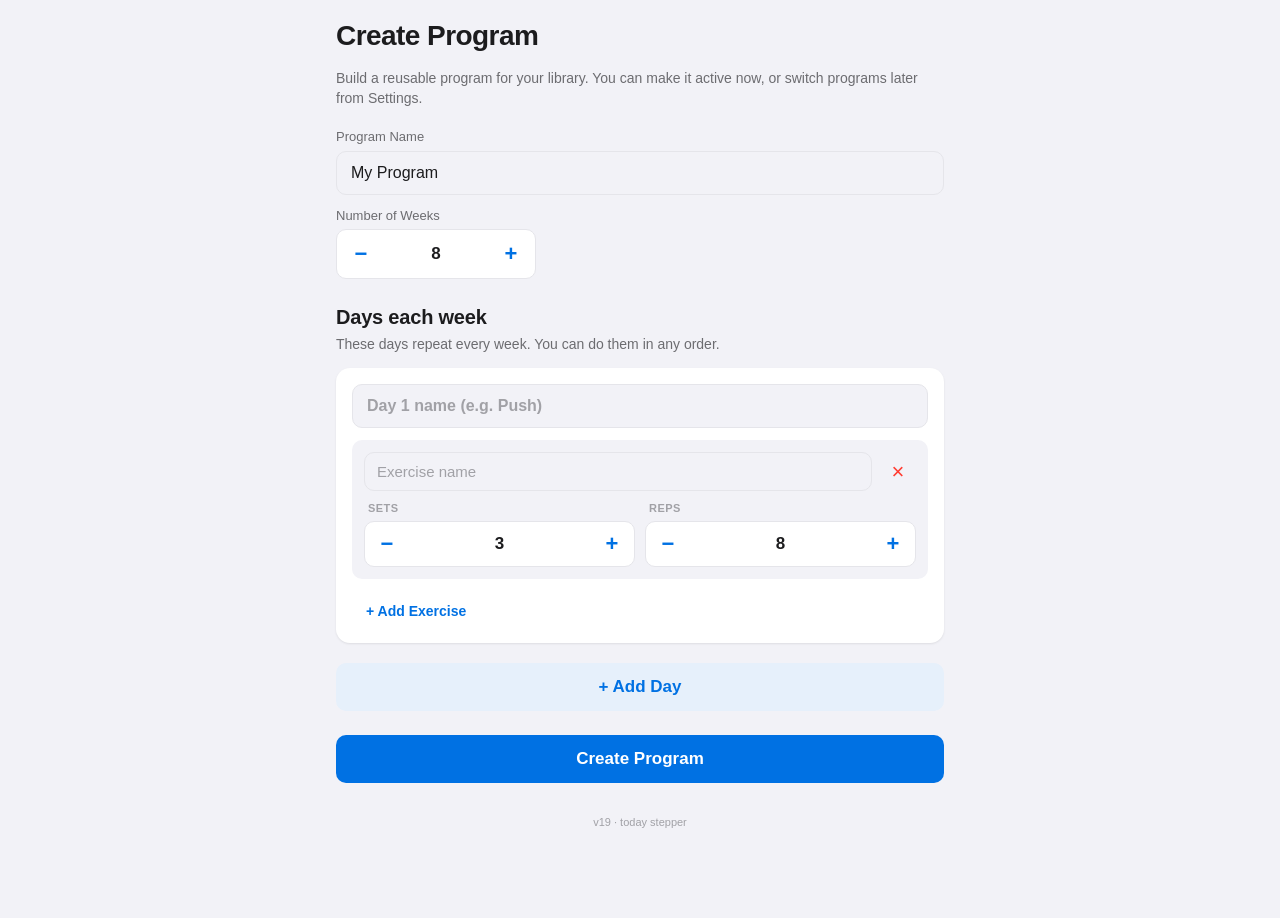
<file: index.html>
<!DOCTYPE html>
<html lang="en">
<head>
<meta charset="UTF-8">
<meta name="viewport" content="width=device-width, initial-scale=1.0, viewport-fit=cover">
<title>Weight Tracker</title>
<link rel="manifest" href="manifest.json">
<meta name="theme-color" content="#0071e3">
<meta name="apple-mobile-web-app-capable" content="yes">
<meta name="apple-mobile-web-app-status-bar-style" content="default">
<meta name="apple-mobile-web-app-title" content="Weight Tracker">
<link rel="apple-touch-icon" href="icons/apple-touch-icon.png">
<link rel="icon" type="image/png" sizes="192x192" href="icons/icon-192.png">
<link rel="icon" type="image/png" sizes="512x512" href="icons/icon-512.png">
<link rel="stylesheet" href="styles.css">
</head>
<body>
<div id="app"></div>
<nav id="tabs" hidden>
  <button class="tab" data-tab="today"><span class="ico">⌂</span><span>Today</span></button>
  <button class="tab" data-tab="program"><span class="ico">⚙</span><span>Settings</span></button>
  <button class="tab" data-tab="history"><span class="ico">◷</span><span>History</span></button>
</nav>

<script src="js/constants.js"></script>
<script src="js/utils.js"></script>
<script src="js/state.js"></script>
<script src="js/views.js"></script>
<script src="js/programs.js"></script>
<script src="js/views/today.js"></script>
<script src="js/views/settings.js"></script>
<script src="js/views/history.js"></script>
<script src="js/views/workout.js"></script>
<script src="js/views/celebration.js"></script>
<script src="js/workouts.js"></script>
<script src="js/events.js"></script>
<script src="js/app.js"></script>
</body>
</html>
</file>
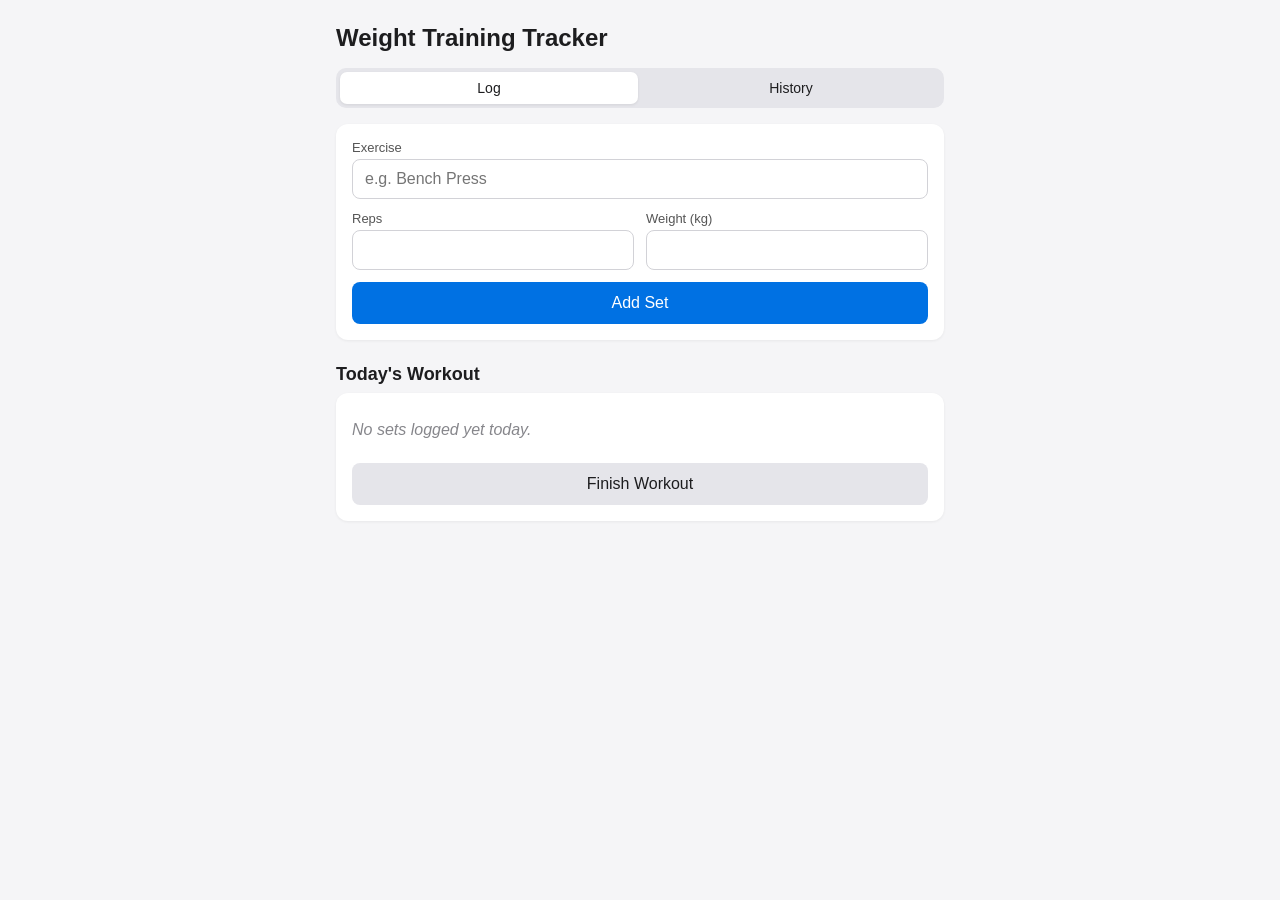
<file: weight-tracker.html>
<!DOCTYPE html>
<html lang="en">
<head>
<meta charset="UTF-8">
<meta name="viewport" content="width=device-width, initial-scale=1.0">
<title>Weight Training Tracker</title>
<style>
  * { box-sizing: border-box; }
  body {
    font-family: -apple-system, BlinkMacSystemFont, "Segoe UI", Roboto, sans-serif;
    margin: 0;
    padding: 16px;
    background: #f5f5f7;
    color: #1d1d1f;
    max-width: 640px;
    margin: 0 auto;
  }
  h1 { font-size: 24px; margin: 8px 0 16px; }
  h2 { font-size: 18px; margin: 24px 0 8px; }
  .card {
    background: #fff;
    border-radius: 12px;
    padding: 16px;
    margin-bottom: 16px;
    box-shadow: 0 1px 3px rgba(0,0,0,0.06);
  }
  label {
    display: block;
    font-size: 13px;
    color: #555;
    margin-bottom: 4px;
  }
  input[type="text"], input[type="number"] {
    width: 100%;
    padding: 10px 12px;
    font-size: 16px;
    border: 1px solid #d2d2d7;
    border-radius: 8px;
    margin-bottom: 12px;
    background: #fff;
  }
  input:focus { outline: none; border-color: #0071e3; }
  .row { display: flex; gap: 12px; }
  .row > div { flex: 1; }
  button {
    width: 100%;
    padding: 12px;
    font-size: 16px;
    font-weight: 500;
    border: none;
    border-radius: 8px;
    background: #0071e3;
    color: white;
    cursor: pointer;
  }
  button:hover { background: #0077ed; }
  button.secondary { background: #e5e5ea; color: #1d1d1f; }
  button.secondary:hover { background: #d5d5da; }
  button.danger { background: #ff3b30; }
  button.small {
    width: auto;
    padding: 6px 12px;
    font-size: 13px;
  }
  .set-list { list-style: none; padding: 0; margin: 0; }
  .set-list li {
    display: flex;
    justify-content: space-between;
    align-items: center;
    padding: 10px 12px;
    background: #f5f5f7;
    border-radius: 8px;
    margin-bottom: 6px;
    font-size: 15px;
  }
  .set-meta { color: #6e6e73; font-size: 13px; }
  .empty { color: #86868b; font-style: italic; padding: 12px 0; }
  .tabs {
    display: flex;
    gap: 4px;
    margin-bottom: 16px;
    background: #e5e5ea;
    padding: 4px;
    border-radius: 10px;
  }
  .tab {
    flex: 1;
    padding: 8px;
    text-align: center;
    border-radius: 7px;
    cursor: pointer;
    font-size: 14px;
    font-weight: 500;
    color: #1d1d1f;
  }
  .tab.active { background: #fff; box-shadow: 0 1px 3px rgba(0,0,0,0.08); }
  .hidden { display: none; }
  .history-day {
    border-left: 3px solid #0071e3;
    padding-left: 12px;
    margin-bottom: 16px;
  }
  .history-day h3 { margin: 0 0 6px; font-size: 15px; }
  .history-exercise { margin-bottom: 8px; }
  .history-exercise strong { font-size: 14px; }
  .history-sets { font-size: 13px; color: #555; margin-left: 8px; }
  .delete-btn {
    background: transparent;
    color: #ff3b30;
    border: none;
    cursor: pointer;
    font-size: 18px;
    padding: 4px 8px;
    width: auto;
  }
  .delete-btn:hover { background: rgba(255,59,48,0.1); border-radius: 4px; }
</style>
</head>
<body>
  <h1>Weight Training Tracker</h1>

  <div class="tabs">
    <div class="tab active" data-tab="log">Log</div>
    <div class="tab" data-tab="history">History</div>
  </div>

  <div id="tab-log">
    <div class="card">
      <label for="exercise">Exercise</label>
      <input type="text" id="exercise" placeholder="e.g. Bench Press" autocomplete="off">
      <div class="row">
        <div>
          <label for="reps">Reps</label>
          <input type="number" id="reps" min="1" inputmode="numeric">
        </div>
        <div>
          <label for="weight">Weight (kg)</label>
          <input type="number" id="weight" min="0" step="0.5" inputmode="decimal">
        </div>
      </div>
      <button id="add-set-btn">Add Set</button>
    </div>

    <h2>Today's Workout</h2>
    <div class="card">
      <ul id="current-sets" class="set-list"></ul>
      <div id="current-empty" class="empty">No sets logged yet today.</div>
      <button id="finish-btn" class="secondary" style="margin-top:12px;">Finish Workout</button>
    </div>
  </div>

  <div id="tab-history" class="hidden">
    <div id="history-container"></div>
    <div id="history-empty" class="empty">No saved workouts yet.</div>
  </div>

<script>
const STORAGE_KEY = 'weightTrackerData';
const CURRENT_KEY = 'weightTrackerCurrent';

function loadHistory() {
  try { return JSON.parse(localStorage.getItem(STORAGE_KEY)) || []; }
  catch { return []; }
}

function saveHistory(data) {
  localStorage.setItem(STORAGE_KEY, JSON.stringify(data));
}

function loadCurrent() {
  try { return JSON.parse(localStorage.getItem(CURRENT_KEY)) || []; }
  catch { return []; }
}

function saveCurrent(sets) {
  localStorage.setItem(CURRENT_KEY, JSON.stringify(sets));
}

function todayISO() {
  return new Date().toISOString().slice(0, 10);
}

function formatDate(iso) {
  const d = new Date(iso + 'T00:00:00');
  return d.toLocaleDateString(undefined, { weekday: 'long', year: 'numeric', month: 'long', day: 'numeric' });
}

let currentSets = loadCurrent();

function renderCurrent() {
  const list = document.getElementById('current-sets');
  const empty = document.getElementById('current-empty');
  list.innerHTML = '';
  if (currentSets.length === 0) {
    empty.style.display = 'block';
    return;
  }
  empty.style.display = 'none';

  const byExercise = {};
  currentSets.forEach((s, i) => {
    if (!byExercise[s.exercise]) byExercise[s.exercise] = [];
    byExercise[s.exercise].push({ ...s, idx: i });
  });

  for (const exercise of Object.keys(byExercise)) {
    const header = document.createElement('li');
    header.style.background = 'transparent';
    header.style.padding = '8px 0 4px';
    header.innerHTML = `<strong>${escapeHtml(exercise)}</strong>`;
    list.appendChild(header);

    byExercise[exercise].forEach((s, n) => {
      const li = document.createElement('li');
      li.innerHTML = `
        <span>Set ${n + 1}: <strong>${s.reps}</strong> reps &times; <strong>${s.weight}</strong> kg</span>
        <button class="delete-btn" data-idx="${s.idx}" title="Remove set">&times;</button>
      `;
      list.appendChild(li);
    });
  }

  list.querySelectorAll('.delete-btn').forEach(btn => {
    btn.addEventListener('click', () => {
      const idx = parseInt(btn.dataset.idx, 10);
      currentSets.splice(idx, 1);
      saveCurrent(currentSets);
      renderCurrent();
    });
  });
}

function renderHistory() {
  const container = document.getElementById('history-container');
  const empty = document.getElementById('history-empty');
  const history = loadHistory();
  container.innerHTML = '';

  if (history.length === 0) {
    empty.style.display = 'block';
    return;
  }
  empty.style.display = 'none';

  const sorted = [...history].sort((a, b) => b.date.localeCompare(a.date));

  sorted.forEach((workout, workoutIdx) => {
    const dayDiv = document.createElement('div');
    dayDiv.className = 'history-day';

    const header = document.createElement('h3');
    header.textContent = formatDate(workout.date);
    dayDiv.appendChild(header);

    const byExercise = {};
    workout.sets.forEach(s => {
      if (!byExercise[s.exercise]) byExercise[s.exercise] = [];
      byExercise[s.exercise].push(s);
    });

    for (const exercise of Object.keys(byExercise)) {
      const exDiv = document.createElement('div');
      exDiv.className = 'history-exercise';
      const setsText = byExercise[exercise]
        .map((s, i) => `Set ${i + 1}: ${s.reps}&times;${s.weight}kg`)
        .join(' &middot; ');
      exDiv.innerHTML = `<strong>${escapeHtml(exercise)}</strong><div class="history-sets">${setsText}</div>`;
      dayDiv.appendChild(exDiv);
    }

    const delBtn = document.createElement('button');
    delBtn.className = 'small danger';
    delBtn.textContent = 'Delete';
    delBtn.style.marginTop = '8px';
    delBtn.addEventListener('click', () => {
      if (!confirm('Delete this workout?')) return;
      const allHistory = loadHistory();
      const originalIdx = allHistory.findIndex(w => w.id === workout.id);
      if (originalIdx >= 0) {
        allHistory.splice(originalIdx, 1);
        saveHistory(allHistory);
        renderHistory();
      }
    });
    dayDiv.appendChild(delBtn);

    container.appendChild(dayDiv);
  });
}

function escapeHtml(str) {
  const div = document.createElement('div');
  div.textContent = str;
  return div.innerHTML;
}

document.getElementById('add-set-btn').addEventListener('click', () => {
  const exercise = document.getElementById('exercise').value.trim();
  const reps = parseInt(document.getElementById('reps').value, 10);
  const weight = parseFloat(document.getElementById('weight').value);

  if (!exercise) { alert('Enter an exercise name.'); return; }
  if (!Number.isFinite(reps) || reps <= 0) { alert('Enter a valid rep count.'); return; }
  if (!Number.isFinite(weight) || weight < 0) { alert('Enter a valid weight.'); return; }

  currentSets.push({ exercise, reps, weight, timestamp: Date.now() });
  saveCurrent(currentSets);
  renderCurrent();

  document.getElementById('reps').value = '';
  document.getElementById('weight').value = '';
  document.getElementById('reps').focus();
});

document.getElementById('finish-btn').addEventListener('click', () => {
  if (currentSets.length === 0) { alert('No sets to save.'); return; }
  if (!confirm('Finish workout and save to history?')) return;

  const history = loadHistory();
  history.push({
    id: 'w_' + Date.now(),
    date: todayISO(),
    sets: currentSets.slice()
  });
  saveHistory(history);

  currentSets = [];
  saveCurrent(currentSets);
  renderCurrent();
  renderHistory();

  document.getElementById('exercise').value = '';
  alert('Workout saved.');
});

document.querySelectorAll('.tab').forEach(tab => {
  tab.addEventListener('click', () => {
    document.querySelectorAll('.tab').forEach(t => t.classList.remove('active'));
    tab.classList.add('active');
    const which = tab.dataset.tab;
    document.getElementById('tab-log').classList.toggle('hidden', which !== 'log');
    document.getElementById('tab-history').classList.toggle('hidden', which !== 'history');
    if (which === 'history') renderHistory();
  });
});

renderCurrent();
renderHistory();
</script>
</body>
</html>
</file>
<file: styles.css>
:root {
    --bg: #f2f2f7;
    --card: #ffffff;
    --text: #1c1c1e;
    --text-dim: #6c6c70;
    --text-faint: #a1a1a6;
    --accent: #0071e3;
    --accent-dim: #e6f0fb;
    --success: #34c759;
    --success-dim: #e6f8eb;
    --danger: #ff3b30;
    --warn: #ff9500;
    --border: #e5e5ea;
    --shadow: 0 1px 2px rgba(0,0,0,0.04), 0 1px 3px rgba(0,0,0,0.05);
    --radius: 14px;
    --radius-sm: 10px;
    --safe-bottom: env(safe-area-inset-bottom, 0px);
    --safe-top: env(safe-area-inset-top, 0px);
    --tab-h: 64px;
  }
  * { box-sizing: border-box; -webkit-tap-highlight-color: transparent; }
  html, body { margin: 0; padding: 0; }
  body {
    font-family: -apple-system, BlinkMacSystemFont, "SF Pro Text", "Segoe UI", Roboto, sans-serif;
    background: var(--bg);
    color: var(--text);
    font-size: 16px;
    line-height: 1.4;
    min-height: 100vh;
    overscroll-behavior-y: contain;
    touch-action: manipulation;
  }
  #app {
    max-width: 640px;
    margin: 0 auto;
    padding: calc(16px + var(--safe-top)) 16px calc(var(--tab-h) + var(--safe-bottom) + 16px);
  }
  #app.fullscreen {
    padding-bottom: calc(var(--safe-bottom) + 96px);
  }

  /* Typography */
  h1 { font-size: 28px; font-weight: 700; margin: 0 0 4px; letter-spacing: -0.02em; }
  h2 { font-size: 20px; font-weight: 600; margin: 24px 0 12px; letter-spacing: -0.01em; }
  h3 { font-size: 17px; font-weight: 600; margin: 0; }
  .subtle { color: var(--text-dim); font-size: 14px; }
  .faint { color: var(--text-faint); font-size: 13px; }
  .mono { font-variant-numeric: tabular-nums; }

  /* Cards */
  .card {
    background: var(--card);
    border-radius: var(--radius);
    padding: 16px;
    margin-bottom: 12px;
    box-shadow: var(--shadow);
  }
  .card.compact { padding: 12px 16px; }
  .card.flat { box-shadow: none; border: 1px solid var(--border); }
  .row { display: flex; align-items: center; gap: 12px; }
  .row.between { justify-content: space-between; }
  .row.wrap { flex-wrap: wrap; }
  .stack { display: flex; flex-direction: column; gap: 4px; }

  /* Buttons */
  .btn {
    border: none;
    background: var(--accent);
    color: white;
    font-size: 17px;
    font-weight: 600;
    padding: 14px 20px;
    border-radius: var(--radius-sm);
    cursor: pointer;
    width: 100%;
    font-family: inherit;
    transition: opacity 0.15s, transform 0.05s;
  }
  .btn:active { transform: scale(0.98); opacity: 0.9; }
  .btn:disabled { opacity: 0.4; cursor: not-allowed; }
  .btn.secondary { background: var(--accent-dim); color: var(--accent); }
  .btn.ghost { background: transparent; color: var(--accent); }
  .btn.danger { background: transparent; color: var(--danger); }
  .btn.success { background: var(--success); }
  .btn.small { padding: 8px 14px; font-size: 14px; width: auto; }
  .btn.icon {
    width: 36px; height: 36px; padding: 0;
    border-radius: 50%; display: inline-flex;
    align-items: center; justify-content: center;
    background: var(--bg); color: var(--text-dim);
    font-size: 18px; font-weight: 400;
  }
  .btn-group { display: flex; gap: 8px; }
  .btn-group .btn { flex: 1; }

  /* Inputs */
  input[type="text"], input[type="number"], input[type="tel"] {
    border: 1px solid var(--border);
    background: var(--bg);
    border-radius: var(--radius-sm);
    padding: 12px 14px;
    font-size: 16px;
    font-family: inherit;
    width: 100%;
    color: var(--text);
    -webkit-appearance: none;
    appearance: none;
  }
  input:focus {
    outline: none;
    border-color: var(--accent);
    background: white;
  }
  input::placeholder { color: var(--text-faint); }
  label.field { display: block; margin-bottom: 12px; }
  label.field .lbl { display: block; font-size: 13px; color: var(--text-dim); margin-bottom: 4px; }

  /* Tab bar */
  #tabs {
    position: fixed;
    bottom: 0; left: 0; right: 0;
    background: rgba(255,255,255,0.92);
    backdrop-filter: saturate(180%) blur(20px);
    -webkit-backdrop-filter: saturate(180%) blur(20px);
    border-top: 1px solid var(--border);
    display: flex;
    height: calc(var(--tab-h) + var(--safe-bottom));
    padding-bottom: var(--safe-bottom);
    z-index: 50;
  }
  #tabs[hidden] { display: none; }
  .tab {
    flex: 1;
    border: none;
    background: transparent;
    color: var(--text-dim);
    font-size: 11px;
    font-weight: 500;
    cursor: pointer;
    display: flex;
    flex-direction: column;
    align-items: center;
    justify-content: center;
    gap: 2px;
    padding: 8px 4px;
    font-family: inherit;
  }
  .tab .ico { font-size: 22px; line-height: 1; }
  .tab.active { color: var(--accent); }

  /* Stat row */
  .stats {
    display: grid;
    grid-template-columns: repeat(3, 1fr);
    gap: 8px;
    margin: 12px 0 20px;
  }
  .stat {
    background: var(--card);
    border-radius: var(--radius);
    padding: 12px;
    text-align: center;
    box-shadow: var(--shadow);
  }
  .stat .v { font-size: 22px; font-weight: 700; letter-spacing: -0.02em; }
  .stat .k { font-size: 11px; color: var(--text-dim); text-transform: uppercase; letter-spacing: 0.04em; margin-top: 2px; }

  /* Progress */
  .progress-bar {
    height: 8px;
    background: var(--bg);
    border-radius: 4px;
    overflow: hidden;
  }
  .progress-bar .fill {
    height: 100%;
    background: var(--accent);
    transition: width 0.3s;
  }
  .progress-bar.success .fill { background: var(--success); }

  /* Day list */
  .day-list .day-item {
    display: flex;
    align-items: center;
    gap: 12px;
    padding: 12px;
    background: var(--card);
    border-radius: var(--radius-sm);
    margin-bottom: 8px;
    border: 1px solid transparent;
  }
  .day-list .day-item.current { border-color: var(--accent); background: var(--accent-dim); }
  .day-list .day-item.done .num { background: var(--success); color: white; }
  .day-list .num {
    width: 32px; height: 32px;
    border-radius: 50%;
    background: var(--bg);
    color: var(--text-dim);
    display: flex; align-items: center; justify-content: center;
    font-weight: 600; font-size: 14px;
    flex-shrink: 0;
  }
  .day-list .day-item.current .num { background: var(--accent); color: white; }
  .day-list .name { flex: 1; font-weight: 500; }
  .day-list .meta { font-size: 13px; color: var(--text-dim); }

  /* Workout view */
  .workout-top {
    position: sticky;
    top: 0;
    background: var(--bg);
    z-index: 10;
    padding-top: var(--safe-top);
    margin: calc(-1 * (16px + var(--safe-top))) -16px 12px;
    padding: calc(12px + var(--safe-top)) 16px 12px;
  }
  .workout-top .row { margin-bottom: 12px; }
  .dots { display: flex; gap: 6px; flex-wrap: wrap; }
  .dot {
    width: 28px; height: 4px;
    background: var(--border);
    border-radius: 2px;
    flex: 1;
    min-width: 16px;
    max-width: 40px;
    cursor: pointer;
  }
  .dot.current { background: var(--accent); }
  .dot.done { background: var(--success); }
  .dot.skipped { background: var(--warn); }

  /* Exercise card */
  .ex-card {
    background: var(--card);
    border-radius: var(--radius);
    margin-bottom: 10px;
    box-shadow: var(--shadow);
    overflow: hidden;
    transition: opacity 0.15s;
  }
  .ex-card.pending { opacity: 0.55; }
  .ex-card.done .ex-header { background: var(--success-dim); }
  .ex-card.skipped .ex-header { background: #fff4e5; }
  .ex-card.skipped .check { background: var(--warn); }
  .ex-header {
    padding: 14px 16px;
    display: flex;
    align-items: center;
    gap: 10px;
  }
  .ex-header .name { flex: 1; font-weight: 600; font-size: 16px; }
  .ex-header .progress {
    font-size: 13px;
    color: var(--text-dim);
    font-variant-numeric: tabular-nums;
  }
  .ex-header .check {
    width: 22px; height: 22px;
    border-radius: 50%;
    background: var(--success);
    color: white;
    display: flex; align-items: center; justify-content: center;
    font-size: 14px;
    font-weight: 700;
  }
  .ex-target { font-size: 13px; color: var(--text-dim); padding: 0 16px 12px; }
  .ex-summary { font-size: 13px; color: var(--text-dim); padding: 0 16px 12px; font-variant-numeric: tabular-nums; }
  .skip-ex-btn { flex-shrink: 0; }

  /* Set rows */
  .sets { padding: 0 12px 12px; }
  .set-row {
    display: grid;
    grid-template-columns: 48px 1fr 1fr 56px;
    gap: 8px;
    align-items: center;
    padding: 10px 4px;
    border-top: 1px solid var(--border);
  }
  .set-row:first-child { border-top: none; }
  .set-row .lbl { font-size: 13px; color: var(--text-dim); font-weight: 600; }
  .set-row.logged {
    color: var(--text);
  }
  .set-row.logged .val {
    font-size: 16px;
    font-weight: 500;
    font-variant-numeric: tabular-nums;
  }
  .set-row.logged .lbl { color: var(--success); }
  .set-row.pending { color: var(--text-faint); }
  .set-row.pending .val {
    font-size: 14px;
    color: var(--text-faint);
    font-variant-numeric: tabular-nums;
  }
  .set-row.active input,
  .set-row.editing input {
    height: 44px;
    padding: 0 12px;
    text-align: center;
    font-size: 17px;
    font-weight: 600;
    font-variant-numeric: tabular-nums;
    background: var(--bg);
    border: 1px solid transparent;
    border-radius: var(--radius-sm);
    box-sizing: border-box;
  }
  .set-row.active .log-btn {
    background: var(--accent);
    color: white;
    border: none;
    border-radius: var(--radius-sm);
    height: 44px;
    font-size: 20px;
    cursor: pointer;
    font-weight: 700;
    box-sizing: border-box;
  }
  .set-row.active .log-btn:disabled {
    background: var(--border);
    color: var(--text-faint);
  }
  .set-row.logged {
    cursor: pointer;
    -webkit-tap-highlight-color: transparent;
    transition: background 0.12s ease;
    border-radius: var(--radius-sm);
  }
  .set-row.logged:active { background: var(--bg); }
  .edit-set-btn {
    color: var(--text-faint);
    font-size: 18px;
    justify-self: end;
    pointer-events: none;
  }
  .set-row.editing {
    grid-template-columns: 48px 1fr 1fr 96px;
    background: var(--accent-dim);
    border-radius: var(--radius-sm);
    padding: 8px;
  }
  .set-row.editing .edit-actions {
    display: flex;
    gap: 4px;
  }
  .set-row.editing .edit-actions .log-btn,
  .set-row.editing .edit-actions .cancel-btn {
    flex: 1;
    border: none;
    border-radius: var(--radius-sm);
    height: 44px;
    font-size: 20px;
    font-weight: 700;
    cursor: pointer;
    box-sizing: border-box;
  }
  .set-row.editing .edit-actions .log-btn {
    background: var(--accent);
    color: white;
  }
  .set-row.editing .edit-actions .log-btn:disabled {
    background: var(--border);
    color: var(--text-faint);
  }
  .set-row.editing .edit-actions .cancel-btn {
    background: white;
    color: var(--text-dim);
    border: 1px solid var(--border);
  }
  .last-ref {
    grid-column: 2 / 5;
    margin-top: -4px;
    padding-bottom: 8px;
  }
  .last-chip {
    display: inline-flex;
    align-items: center;
    gap: 6px;
    background: var(--bg);
    color: var(--text-dim);
    font-size: 12px;
    padding: 5px 10px;
    border-radius: 12px;
    border: none;
    cursor: pointer;
    font-family: inherit;
    font-variant-numeric: tabular-nums;
  }
  .last-chip.static { cursor: default; }
  .last-chip .copy { color: var(--accent); font-weight: 600; }

  /* Compact reps stepper in workout set rows */
  .set-row .reps-stepper {
    display: flex;
    align-items: center;
    justify-content: space-between;
    height: 44px;
    background: var(--bg);
    border: 1px solid transparent;
    border-radius: var(--radius-sm);
    padding: 2px;
    min-width: 0;
    box-sizing: border-box;
  }
  .set-row .reps-stepper .step-btn {
    width: 40px; height: 38px;
    font-size: 20px;
    color: var(--accent);
    background: transparent;
    border: none;
    border-radius: var(--radius-sm);
    flex-shrink: 0;
    cursor: pointer;
  }
  .set-row .reps-stepper .step-btn:active { background: var(--accent-dim); }
  .set-row .reps-stepper .step-val {
    flex: 1;
    text-align: center;
    font-size: 17px;
    font-weight: 600;
    font-variant-numeric: tabular-nums;
    min-width: 24px;
  }
  .set-row.editing .reps-stepper {
    background: white;
  }

  /* Bottom bar in workout */
  .workout-bottom {
    position: fixed;
    bottom: var(--safe-bottom);
    left: 0; right: 0;
    background: rgba(255,255,255,0.92);
    backdrop-filter: saturate(180%) blur(20px);
    -webkit-backdrop-filter: saturate(180%) blur(20px);
    border-top: 1px solid var(--border);
    padding: 12px 16px;
    z-index: 40;
  }
  .workout-bottom-inner { max-width: 640px; margin: 0 auto; }

  /* Setup */
  .day-editor {
    background: var(--card);
    border-radius: var(--radius);
    padding: 16px;
    margin-bottom: 12px;
    box-shadow: var(--shadow);
  }
  .ex-editor {
    background: var(--bg);
    border-radius: var(--radius-sm);
    padding: 12px;
    margin-bottom: 8px;
  }
  .ex-editor-top {
    display: flex;
    gap: 8px;
    align-items: center;
  }
  .ex-editor-top .exname { flex: 1; padding: 10px 12px; font-size: 15px; }
  .ex-editor-bottom {
    display: flex;
    gap: 10px;
    margin-top: 10px;
  }
  .ex-editor .remove {
    background: transparent;
    border: none;
    color: var(--danger);
    font-size: 22px;
    cursor: pointer;
    padding: 6px 10px;
    border-radius: var(--radius-sm);
    min-width: 36px;
    min-height: 36px;
  }
  .stepper-group {
    flex: 1;
    min-width: 0;
  }
  .stepper {
    display: flex;
    align-items: center;
    justify-content: space-between;
    background: var(--card);
    border: 1px solid var(--border);
    border-radius: var(--radius-sm);
    padding: 4px;
    min-width: 0;
  }
  .stepper.big { padding: 6px; }
  .stepper-label {
    display: block;
    font-size: 11px;
    color: var(--text-faint);
    text-transform: uppercase;
    letter-spacing: 0.04em;
    font-weight: 600;
    margin: 0 0 4px 4px;
  }
  .step-btn {
    width: 36px; height: 36px;
    background: transparent;
    border: none;
    color: var(--accent);
    font-size: 22px;
    font-weight: 600;
    cursor: pointer;
    border-radius: var(--radius-sm);
    flex-shrink: 0;
  }
  .step-btn:active { background: var(--accent-dim); }
  .step-val {
    flex: 1;
    min-width: 28px;
    text-align: center;
    font-size: 17px;
    font-weight: 600;
    font-variant-numeric: tabular-nums;
  }
  /* placeholder for old style — no longer used but kept harmless */
  .ex-editor-head {
    display: none;
    font-size: 11px;
    color: var(--text-faint);
    text-transform: uppercase;
    letter-spacing: 0.04em;
    margin-bottom: 4px;
    padding: 0 4px;
  }

  /* Celebration */
  .celebrate {
    text-align: center;
    padding: 40px 20px;
  }
  .celebrate .big {
    width: 88px; height: 88px;
    border-radius: 50%;
    background: var(--success);
    color: white;
    display: inline-flex;
    align-items: center; justify-content: center;
    font-size: 44px;
    margin-bottom: 20px;
    animation: pop 0.4s ease-out;
  }
  .celebrate h1 { font-size: 32px; margin-bottom: 8px; }
  .celebrate .sub { color: var(--text-dim); margin-bottom: 24px; }

  /* Week progression timeline on celebration */
  .week-timeline {
    max-width: 360px;
    margin: 8px auto 24px;
    padding: 0 8px;
  }
  .week-tl-row {
    display: flex;
    align-items: center;
    gap: 0;
  }
  .week-tl-node {
    width: 44px;
    height: 44px;
    border-radius: 50%;
    border: 2px solid var(--border);
    background: var(--card);
    color: var(--text-faint);
    display: flex;
    align-items: center;
    justify-content: center;
    font-size: 18px;
    font-weight: 700;
    flex-shrink: 0;
    transition: background 0.2s, border-color 0.2s, color 0.2s;
  }
  .week-tl-node.done {
    background: var(--success);
    border-color: var(--success);
    color: white;
  }
  .week-tl-node.animate-in {
    animation: tl-pop 0.55s cubic-bezier(0.34, 1.56, 0.64, 1) backwards;
  }
  .week-tl-line {
    flex: 1;
    height: 2px;
    background: var(--border);
    transition: background 0.3s ease;
  }
  .week-tl-line.filled { background: var(--success); }
  .week-tl-labels {
    display: flex;
    justify-content: space-between;
    margin-top: 10px;
  }
  .week-tl-name {
    width: 44px;
    text-align: center;
    font-size: 10px;
    text-transform: uppercase;
    letter-spacing: 0.05em;
    font-weight: 600;
    color: var(--text-faint);
    overflow: hidden;
    text-overflow: ellipsis;
    white-space: nowrap;
    flex-shrink: 0;
  }
  .week-tl-name.done { color: var(--text); }
  .week-tl-caption {
    margin-top: 14px;
    font-size: 12px;
    color: var(--text-dim);
    font-weight: 500;
    font-variant-numeric: tabular-nums;
  }
  @keyframes tl-pop {
    0%   { transform: scale(0.4); opacity: 0; }
    60%  { transform: scale(1.18); opacity: 1; }
    100% { transform: scale(1); opacity: 1; }
  }
  .reward-row {
    display: flex; justify-content: center; gap: 12px;
    margin: 20px 0;
  }
  .reward {
    background: var(--card);
    border-radius: var(--radius);
    padding: 12px 18px;
    box-shadow: var(--shadow);
    font-weight: 600;
    font-size: 15px;
    animation: slideup 0.5s ease-out;
  }
  .reward .label { display: block; font-size: 11px; color: var(--text-dim); text-transform: uppercase; letter-spacing: 0.04em; font-weight: 500; margin-bottom: 2px; }
  @keyframes pop {
    0% { transform: scale(0); }
    70% { transform: scale(1.15); }
    100% { transform: scale(1); }
  }
  @keyframes slideup {
    from { transform: translateY(20px); opacity: 0; }
    to { transform: translateY(0); opacity: 1; }
  }

  /* History */
  .session-item {
    background: var(--card);
    border-radius: var(--radius);
    padding: 14px 16px;
    margin-bottom: 10px;
    box-shadow: var(--shadow);
  }
  .session-item .session-head {
    display: flex; align-items: baseline; justify-content: space-between;
    margin-bottom: 6px;
  }
  .session-item .session-head .ttl { font-weight: 600; }
  .session-item details summary {
    cursor: pointer;
    color: var(--accent);
    font-size: 13px;
    list-style: none;
    margin-top: 8px;
  }
  .session-item details summary::-webkit-details-marker { display: none; }
  .session-item .ex-detail {
    margin-top: 10px;
    padding-top: 10px;
    border-top: 1px solid var(--border);
    font-size: 14px;
  }
  .session-item .ex-detail .nm { font-weight: 500; }
  .session-item .ex-detail .sts { color: var(--text-dim); font-variant-numeric: tabular-nums; font-size: 13px; }

  /* Empty state */
  .empty {
    text-align: center;
    padding: 60px 20px;
    color: var(--text-dim);
  }
  .empty .ico {
    font-size: 56px;
    margin-bottom: 12px;
    opacity: 0.4;
  }

  /* Modal */
  .modal-backdrop {
    position: fixed; inset: 0;
    background: rgba(0,0,0,0.4);
    display: flex; align-items: center; justify-content: center;
    z-index: 100;
    padding: 20px;
  }
  .modal {
    background: var(--card);
    border-radius: var(--radius);
    padding: 20px;
    max-width: 360px;
    width: 100%;
    text-align: center;
  }
  .modal h3 { margin-bottom: 8px; }
  .modal p { color: var(--text-dim); margin: 0 0 20px; }
  .modal .btn-group { margin-top: 12px; }
  .modal-extra {
    display: block;
    margin: 16px auto 0;
    background: transparent;
    border: none;
    color: var(--accent);
    font-size: 14px;
    font-weight: 500;
    padding: 8px 12px;
    cursor: pointer;
  }
  .modal-extra.danger { color: var(--danger); }

  /* Misc */
  .divider { height: 1px; background: var(--border); margin: 16px 0; }
  .badge {
    display: inline-block;
    background: var(--accent-dim);
    color: var(--accent);
    font-size: 12px;
    font-weight: 600;
    padding: 2px 8px;
    border-radius: 8px;
  }
  .badge.success { background: var(--success-dim); color: var(--success); }
  .badge.warn { background: #fff4e5; color: var(--warn); }

  .today-header {
    display: flex;
    align-items: flex-start;
    justify-content: space-between;
    gap: 12px;
    margin-bottom: 12px;
  }
  .today-header h1 { font-size: 34px; line-height: 1.05; margin: 0; }
  .program-status {
    padding: 14px 16px;
    margin-bottom: 12px;
  }
  .program-status-top {
    display: flex;
    justify-content: space-between;
    align-items: flex-start;
    gap: 12px;
    margin-bottom: 12px;
  }
  .program-status .program-name {
    font-size: 19px;
    font-weight: 700;
    line-height: 1.2;
    overflow-wrap: anywhere;
  }
  .program-status .program-meta {
    color: var(--text-dim);
    font-size: 13px;
    margin-top: 3px;
  }
  .metric-chips {
    display: flex;
    justify-content: flex-end;
    flex-wrap: wrap;
    gap: 6px;
  }
  .metric-chip {
    background: var(--bg);
    color: var(--text-dim);
    border-radius: 999px;
    padding: 5px 9px;
    font-size: 12px;
    font-weight: 600;
    white-space: nowrap;
    font-variant-numeric: tabular-nums;
  }
  .week-stepper {
    display: flex;
    align-items: flex-start;
    gap: 0;
    overflow-x: auto;
    padding: 4px 2px 2px;
    margin: 4px -2px 0;
    scrollbar-width: none;
  }
  .week-stepper::-webkit-scrollbar { display: none; }
  .week-step {
    position: relative;
    flex: 0 0 48px;
    border: none;
    background: transparent;
    padding: 0;
    color: var(--text-dim);
    font-family: inherit;
    cursor: pointer;
    display: flex;
    flex-direction: column;
    align-items: center;
    gap: 4px;
  }
  .week-step:not(:last-child)::after {
    content: "";
    position: absolute;
    top: 16px;
    left: 32px;
    right: -16px;
    height: 2px;
    background: var(--border);
    z-index: 0;
  }
  .week-step.completed:not(:last-child)::after {
    background: var(--success);
  }
  .week-step-circle {
    position: relative;
    z-index: 1;
    width: 32px;
    height: 32px;
    border-radius: 50%;
    border: 1px solid var(--border);
    background: var(--card);
    color: var(--text-dim);
    display: inline-flex;
    align-items: center;
    justify-content: center;
    font-size: 13px;
    font-weight: 700;
    font-variant-numeric: tabular-nums;
  }
  .week-step.completed .week-step-circle,
  .week-step.active .week-step-circle {
    background: var(--success);
    border-color: var(--success);
    color: white;
  }
  .week-step.selected .week-step-circle {
    box-shadow: 0 0 0 4px var(--accent-dim);
  }
  .week-step-label {
    font-size: 11px;
    font-weight: 600;
    line-height: 1;
  }
  .week-step.selected .week-step-label { color: var(--accent); }
  .program-progress {
    display: flex;
    align-items: center;
    gap: 10px;
    margin-top: 12px;
  }
  .program-progress .progress-bar { flex: 1; height: 6px; }
  .program-progress .progress-label {
    color: var(--text-dim);
    font-size: 12px;
    white-space: nowrap;
    font-variant-numeric: tabular-nums;
  }
  .exercise-preview-list { margin: 10px 0 4px; }
  .exercise-preview-row {
    display: grid;
    grid-template-columns: 96px 1fr;
    gap: 10px;
    align-items: baseline;
    padding: 3px 0;
    font-size: 15px;
  }
  .exercise-preview-row .target {
    color: var(--text-faint);
    font-variant-numeric: tabular-nums;
  }

  .program-summary .ex-line {
    padding: 8px 0;
    border-bottom: 1px solid var(--border);
    display: flex; justify-content: space-between;
    font-size: 14px;
  }
  .program-summary .ex-line:last-child { border-bottom: none; }
  .program-summary .ex-line .nm { font-weight: 500; }
  .program-summary .ex-line .tgt { color: var(--text-dim); font-variant-numeric: tabular-nums; }

  .library-tools {
    display: grid;
    grid-template-columns: 1fr auto;
    gap: 8px;
    margin: 12px 0;
  }
  .library-list {
    margin-top: 12px;
    border-top: 1px solid var(--border);
  }
  .library-row {
    display: flex;
    align-items: center;
    gap: 10px;
    padding: 10px 0;
    border-bottom: 1px solid var(--border);
  }
  .library-row .library-name { flex: 1; min-width: 0; font-weight: 500; }
  .library-row .library-meta { color: var(--text-dim); font-size: 13px; margin-top: 2px; }
  .library-row .library-actions { display: flex; gap: 6px; flex-shrink: 0; }
  .library-row.editing {
    align-items: stretch;
    background: var(--accent-dim);
    border-radius: var(--radius-sm);
    padding: 8px;
    margin: 8px 0;
    border-bottom: none;
  }
  .library-row.editing input { flex: 1; background: white; }

  .week-pip {
    width: 28px; height: 28px;
    border-radius: 50%;
    background: var(--card);
    border: 1px solid var(--border);
    color: var(--text-dim);
    font-size: 12px;
    font-weight: 600;
    display: inline-flex;
    align-items: center; justify-content: center;
    font-variant-numeric: tabular-nums;
  }
  .week-pip.done { background: var(--success); color: white; border-color: var(--success); }
  .week-pip.current { background: var(--accent); color: white; border-color: var(--accent); }

  .day-check {
    width: 28px; height: 28px;
    border-radius: 50%;
    background: var(--success);
    color: white;
    display: flex; align-items: center; justify-content: center;
    font-size: 15px; font-weight: 700;
    flex-shrink: 0;
  }
  .day-check.small { width: 22px; height: 22px; font-size: 13px; }

  .day-row {
    background: var(--card);
    border-radius: var(--radius);
    padding: 12px 14px;
    margin-bottom: 8px;
    box-shadow: var(--shadow);
  }
  .day-row.compact { cursor: pointer; user-select: none; -webkit-tap-highlight-color: transparent; }
  .day-row.done { opacity: 0.86; }
  .day-row.done.just-completed { border-left: 4px solid var(--success); opacity: 1; }
  .day-row-head {
    display: flex;
    align-items: center;
    gap: 10px;
  }
  .day-row-main { flex: 1; min-width: 0; }
  .day-row-main .name { font-size: 16px; font-weight: 600; }
  .day-row-main .meta { font-size: 13px; color: var(--text-dim); margin-top: 2px; }
  .chevron { color: var(--text-faint); font-size: 14px; }
  .day-row-detail {
    margin-top: 12px;
    padding-top: 12px;
    border-top: 1px solid var(--border);
  }
  .session-ex-row {
    padding: 9px 0;
    border-bottom: 1px solid var(--border);
  }
  .session-ex-row:last-child { border-bottom: none; padding-bottom: 0; }
  .session-ex-row .nm { font-weight: 500; font-size: 14px; }
  .session-ex-row .sts { color: var(--text-dim); font-size: 13px; font-variant-numeric: tabular-nums; }
  .session-ex-row.skipped .sts { color: var(--warn); }
  .session-set-summary {
    color: var(--text-dim);
    font-size: 13px;
    margin-top: 4px;
    font-variant-numeric: tabular-nums;
  }
  .complete-banner {
    display: flex;
    align-items: center;
    justify-content: space-between;
    gap: 12px;
    border: 1px solid var(--success);
    background: var(--success-dim);
  }
  .complete-title { font-size: 17px; font-weight: 700; }
  .complete-copy { color: var(--text-dim); font-size: 13px; margin-top: 2px; }
  .day-stepper-card { padding: 14px 16px; }
  .week-detail-head {
    display: flex;
    align-items: flex-start;
    justify-content: space-between;
    gap: 12px;
    margin-bottom: 6px;
  }
  .week-detail-head h2 {
    margin: 0;
    font-size: 20px;
    line-height: 1.15;
  }
  .section-label {
    color: var(--text-dim);
    font-size: 13px;
    font-weight: 600;
    text-transform: uppercase;
    letter-spacing: 0.04em;
    margin-bottom: 2px;
  }
  .day-stepper { margin-top: 4px; }
  .day-step {
    display: grid;
    grid-template-columns: 36px 1fr;
    gap: 10px;
    position: relative;
  }
  .day-step:not(:last-child) .day-step-rail::after {
    content: "";
    position: absolute;
    top: 34px;
    bottom: -2px;
    left: 16px;
    width: 2px;
    background: var(--border);
  }
  .day-step.completed:not(:last-child) .day-step-rail::after {
    background: var(--success);
  }
  .day-step-rail {
    position: relative;
    display: flex;
    justify-content: center;
    padding-top: 12px;
  }
  .day-step-circle {
    position: relative;
    z-index: 1;
    width: 32px;
    height: 32px;
    border-radius: 50%;
    border: 1px solid var(--border);
    background: var(--card);
    color: var(--text-dim);
    display: inline-flex;
    align-items: center;
    justify-content: center;
    font-size: 13px;
    font-weight: 700;
    font-family: inherit;
    cursor: pointer;
    font-variant-numeric: tabular-nums;
  }
  .day-step.completed .day-step-circle,
  .day-step.active .day-step-circle {
    background: var(--success);
    border-color: var(--success);
    color: white;
  }
  .day-step.expanded .day-step-circle {
    box-shadow: 0 0 0 4px var(--accent-dim);
  }
  .day-step-body {
    min-width: 0;
    padding: 8px 0;
  }
  .day-step-summary {
    width: 100%;
    border: none;
    background: transparent;
    padding: 7px 0;
    display: grid;
    grid-template-columns: 1fr auto auto;
    align-items: center;
    gap: 8px;
    text-align: left;
    font-family: inherit;
    color: inherit;
    cursor: pointer;
  }
  .day-step-copy { min-width: 0; }
  .day-step-eyebrow {
    color: var(--text-dim);
    font-size: 12px;
    font-weight: 600;
    text-transform: uppercase;
    letter-spacing: 0.04em;
  }
  .day-step-name {
    font-size: 17px;
    font-weight: 700;
    line-height: 1.2;
    margin-top: 1px;
    overflow-wrap: anywhere;
  }
  .day-step-meta {
    color: var(--text-dim);
    font-size: 13px;
    margin-top: 2px;
  }
  .day-step-detail {
    padding: 8px 0 14px;
  }
  .day-step-detail .btn {
    padding: 12px 18px;
    margin-top: 12px;
  }
  .exercise-stepper {
    display: flex;
    flex-direction: column;
    gap: 0;
    border-top: 1px solid var(--border);
    margin-top: 4px;
  }
  .exercise-step {
    display: grid;
    grid-template-columns: 26px 1fr;
    gap: 10px;
    align-items: start;
    padding: 10px 0;
    border-bottom: 1px solid var(--border);
  }
  .exercise-step:last-child { border-bottom: none; }
  .exercise-step-dot {
    width: 22px;
    height: 22px;
    border-radius: 50%;
    border: 1px solid var(--border);
    background: var(--card);
    color: white;
    display: inline-flex;
    align-items: center;
    justify-content: center;
    font-size: 12px;
    font-weight: 700;
    margin-top: 1px;
  }
  .exercise-step.completed .exercise-step-dot {
    background: var(--success);
    border-color: var(--success);
  }
  .exercise-step.active .exercise-step-dot {
    background: var(--success);
    border-color: var(--success);
  }
  .exercise-step.skipped .exercise-step-dot {
    background: var(--warn);
    border-color: var(--warn);
  }
  .exercise-step-main { min-width: 0; }
  .exercise-step-name {
    font-size: 15px;
    font-weight: 600;
    line-height: 1.25;
    overflow-wrap: anywhere;
  }
  .exercise-step-meta {
    color: var(--text-dim);
    font-size: 13px;
    margin-top: 2px;
    font-variant-numeric: tabular-nums;
  }

  .card-next {
    padding: 14px 16px;
    border: 1px solid var(--accent);
    box-shadow: 0 1px 2px rgba(0,113,227,0.08), 0 4px 12px rgba(0,113,227,0.12);
  }
  .card-next h3 { font-size: 22px; margin-top: 2px; }
  .card-next .btn { padding: 12px 18px; margin-top: 14px; }

  .version-stamp {
    text-align: center;
    color: var(--text-faint);
    font-size: 11px;
    margin: 32px 0 8px;
    font-variant-numeric: tabular-nums;
  }
</file>
